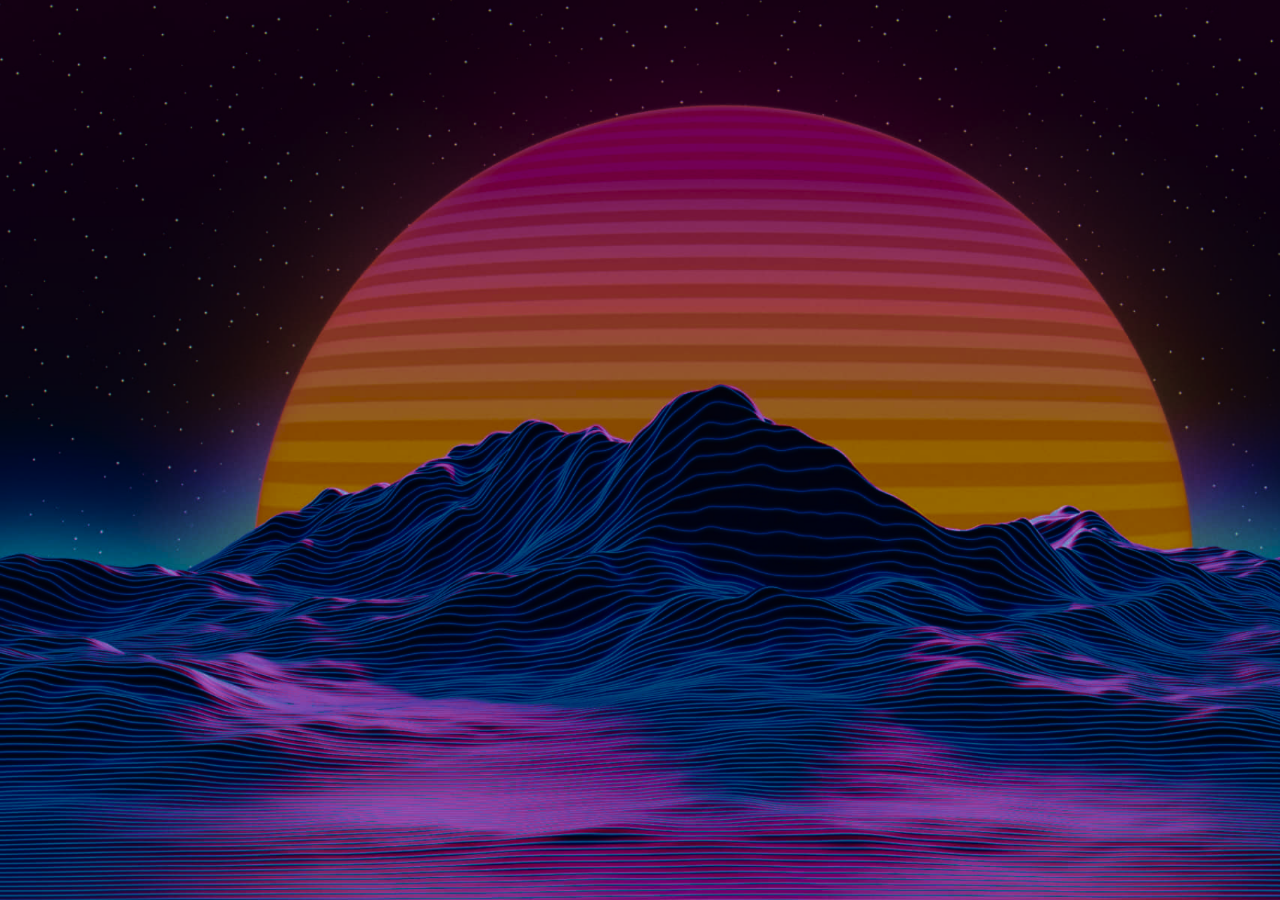
<file: index.html>
<!DOCTYPE html>
    <html lang="es">
    <head>
        <meta charset="UTF-8">
        <meta name="viewport" content="width=device-width, initial-scale=1.0">
        <title>RetroBit Arcade</title>
        <link rel="stylesheet" href="styles.css">
    </head>
    <body>
        <header id="header" class="animate-fade-in header">
            <div class="logo">
                <img src="img/arcade1.png">
                <span>RetroBit Arcade</span>
            </div>
            <nav>
                <a href="newsletter/newsletter.html">NewsLetter</a>
                <a href="catologo/catologo.html">Nuestra tienda</a>
                <a href="contacta.html" class="btn-primary">Contacta</a>
                <div class="switch-container">
                    <img src="img/dark.png" alt="Icono" class="icon">
                    <label class="switch">
                        <input type="checkbox" id="themeSwitch">
                        <span class="slider"></span>
                    </label>
                </div>                
            </nav>
        </header>
        
        <main id="main" class="animate-fade-in main">
            <h1>Bienvenido/a a Nuestra Arcade Web Store</h1>
            <p class="two-lines">
                Tu tienda especializada en productos clásicos
                y tu fuente diaria de <br> noticias y tendencias del mundo retro.
            </p>
            <div class="buttons">
                <a href="Sobre-Nosotros/sobre-nosotros.html" class="btn-about">Sobre Nosotros</a>
                <a href="mas-informacion.html" class="btn-more">Más Información</a>
            </div>
        </main>
              

        <footer id="footer" class="animate-fade-in footer">
            <p class="p-footer">Colaborando con:</p>
            <div class="logos">
                <img src="img/nintendo.png" alt="Nintendo">
                <img src="img/playstation.png" alt="PlayStation">
                <img src="img/Xbox.png" alt="Xbox">
                <img src="img/sega.png" alt="Sega">
            </div>
            <p class="politicas">
                &copy; 2024, <a href="index.html">RetroBits Arcade</a> &nbsp;&nbsp;&nbsp;&nbsp;&nbsp;•&nbsp;&nbsp;&nbsp;&nbsp;
                <a href="politicas-reembolso.html">Política de Reembolso</a> &nbsp;&nbsp;&nbsp;&nbsp;&nbsp;•&nbsp;&nbsp;&nbsp;&nbsp;&nbsp;
                <a href="politicas-privacidad.html">Política de Privacidad</a> &nbsp;&nbsp;&nbsp;&nbsp;&nbsp;•&nbsp;&nbsp;&nbsp;&nbsp;&nbsp;
                <a href="terminos-servicio.html">Términos del Servicio</a> &nbsp;&nbsp;&nbsp;&nbsp;&nbsp;•&nbsp;&nbsp;&nbsp;&nbsp;&nbsp;
                <a href="info-contacto.html">Información de Contacto</a>
            </p>
        </footer>
        <script src="./script.js"></script>
    </body>
    </html>
</file>
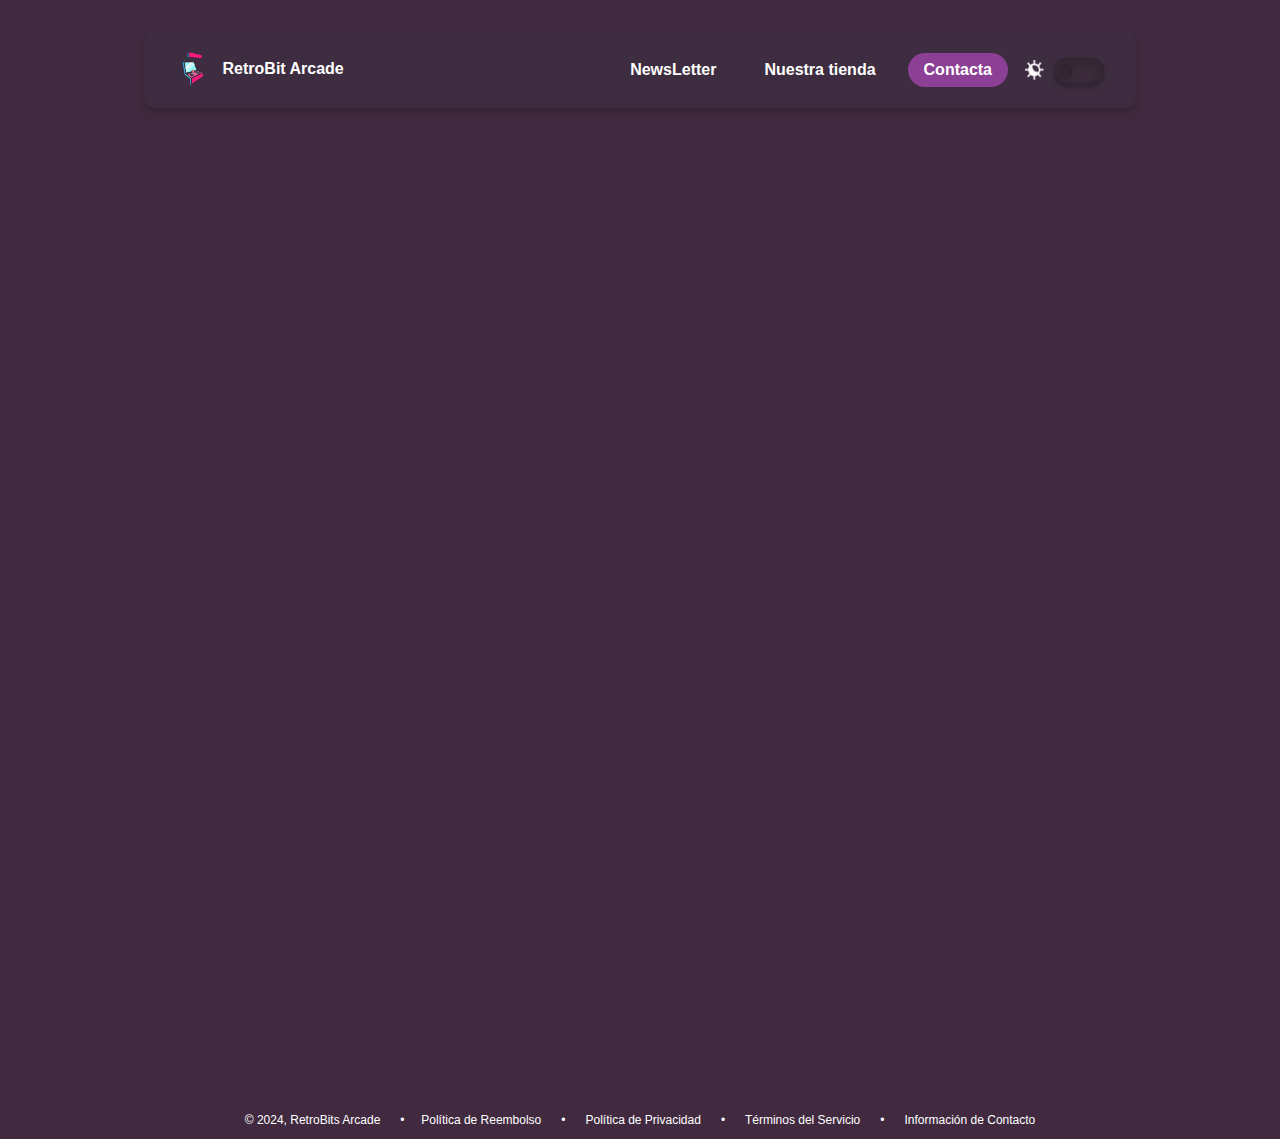
<file: catologo/catologo.html>
<!DOCTYPE html>
<html lang="es">
<head>
    <meta charset="UTF-8">
    <meta name="viewport" content="width=device-width, initial-scale=1.0">
    <link rel="stylesheet" href="styles.css">
    <title>RetroBit Arcade - Catálogo</title>
</head>
<body>
    <header>
        <div class="logo">
            <a href="../index.html">
                <img src="img/arcade1.png" alt="Logo RetroBit">
                <span>RetroBit Arcade</span>
            </a>
        </div>
        <nav>
            <a href="../newsletter/newsletter.html">NewsLetter</a>
            <a href="../catologo/catologo.html">Nuestra tienda</a>
            <a href="contacta.html" class="btn-primary">Contacta</a>
            <div class="switch-container">
                <img src="img/dark.png" alt="Icono" class="icon">
                <label class="switch">
                    <input type="checkbox" id="themeSwitch">
                    <span class="slider"></span>
                </label>
            </div>
        </nav>
    </header>

    <section class="catalogo">
        <h1>Descubre Nuestra Tienda Online</h1>
        <div class="categorias">
            <a href="consolas.html" class="animate-fade-in">Consolas</a>
            <a href="juegosfisicos.html" class="animate-fade-in">Juegos físicos</a>
            <a href="figuras.html" class="animate-fade-in">Figuras</a>
            <a href="merchandising.html" class="animate-fade-in">Merchandising</a>
            <a href="postersyartes.html" class="animate-fade-in">Posters y arte</a>
            <a href="accesorios-de-consolas.html" class="animate-fade-in">Accesorios de consolas</a>
            <a href="juego-de-mesa.html" class="animate-fade-in">Juegos de mesa</a>
        </div>
        <div class="productos">
            <div class="producto animate-fade-in">
                <img src="img/mando1.png" alt="Mando Mario">
                <h3>Mando Mario</h3>
                <p>Para Nintendo Switch</p>
                <p class="precio">€10.50</p>
                <div class="acciones">
                    <button class="btn-secundario">Más Info</button>
                    <button class="btn-secundario">Añadir</button>
                </div>
            </div>
            <div class="producto animate-fade-in">
                <img src="img/mando2.png" alt="Mando Mario">
                <h3>Mando Mario</h3>
                <p>Para Nintendo Switch</p>
                <p class="precio">€11.50</p>
                <div class="acciones">
                    <button class="btn-secundario">Más Info</button>
                    <button class="btn-secundario">Añadir</button>
                </div>
            </div>
            <div class="producto animate-fade-in">
                <img src="img/mando3.png" alt="Mando Mario">
                <h3>Mando Mario</h3>
                <p>Para Nintendo Switch</p>
                <p class="precio">€12.50</p>
                <div class="acciones">
                    <button class="btn-secundario">Más Info</button>
                    <button class="btn-secundario">Añadir</button>
                </div>
            </div>
            <div class="producto animate-fade-in">
                <img src="img/mando4.png" alt="Mando Mario">
                <h3>Mando Mario</h3>
                <p>Para Nintendo Switch</p>
                <p class="precio">€13.50</p>
                <div class="acciones">
                    <button class="btn-secundario">Más Info</button>
                    <button class="btn-secundario">Añadir</button>
                </div>
            </div>
            <div class="producto animate-fade-in">
                <img src="img/image.png" alt="Mando Mario">
                <h3>Mando Mario</h3>
                <p>Para Nintendo Switch</p>
                <p class="precio">€15.50</p>
                <div class="acciones">
                    <button class="btn-secundario">Más Info</button>
                    <button class="btn-secundario">Añadir</button>
                </div>
            </div>
            <div class="producto animate-fade-in">
                <img src="img/image1.png" alt="Mando Mario">
                <h3>Mando Mario</h3>
                <p>Para Nintendo Switch</p>
                <p class="precio">€16.50</p>
                <div class="acciones">
                    <button class="btn-secundario">Más Info</button>
                    <button class="btn-secundario">Añadir</button>
                </div>
            </div>
            <div class="producto animate-fade-in">
                <img src="img/image2.png" alt="Mando Mario">
                <h3>Mando Mario</h3>
                <p>Para Nintendo Switch</p>
                <p class="precio">€19.00</p>
                <div class="acciones">
                    <button class="btn-secundario">Más Info</button>
                    <button class="btn-secundario">Añadir</button>
                </div>
            </div>
            <div class="producto animate-fade-in">
                <img src="img/image3.png" alt="Mando Mario">
                <h3>Mando Mario</h3>
                <p>Para Nintendo Switch</p>
                <p class="precio">€20.50</p>
                <div class="acciones">
                    <button class="btn-secundario">Más Info</button>
                    <button class="btn-secundario">Añadir</button>
                </div>
            </div>
        </div>
        <button class="btn-cargar">Cargar más</button>
    </section>
    <footer class="footer">
        <p>© 2024, <a href="../index.html">RetroBits Arcade</a> &nbsp;&nbsp;&nbsp;&nbsp;&nbsp;•&nbsp;&nbsp;&nbsp;&nbsp;
            <a href="politicas-reembolso.html">Política de Reembolso</a> &nbsp;&nbsp;&nbsp;&nbsp;&nbsp;•&nbsp;&nbsp;&nbsp;&nbsp;&nbsp;
            <a href="politicas-privacidad.html">Política de Privacidad</a> &nbsp;&nbsp;&nbsp;&nbsp;&nbsp;•&nbsp;&nbsp;&nbsp;&nbsp;&nbsp;
            <a href="terminos-servicio.html">Términos del Servicio</a> &nbsp;&nbsp;&nbsp;&nbsp;&nbsp;•&nbsp;&nbsp;&nbsp;&nbsp;&nbsp;
            <a href="info-contacto.html">Información de Contacto</a>
        </p>
    </footer>
    <script src="script.js"></script>
</body>
</html>
</file>
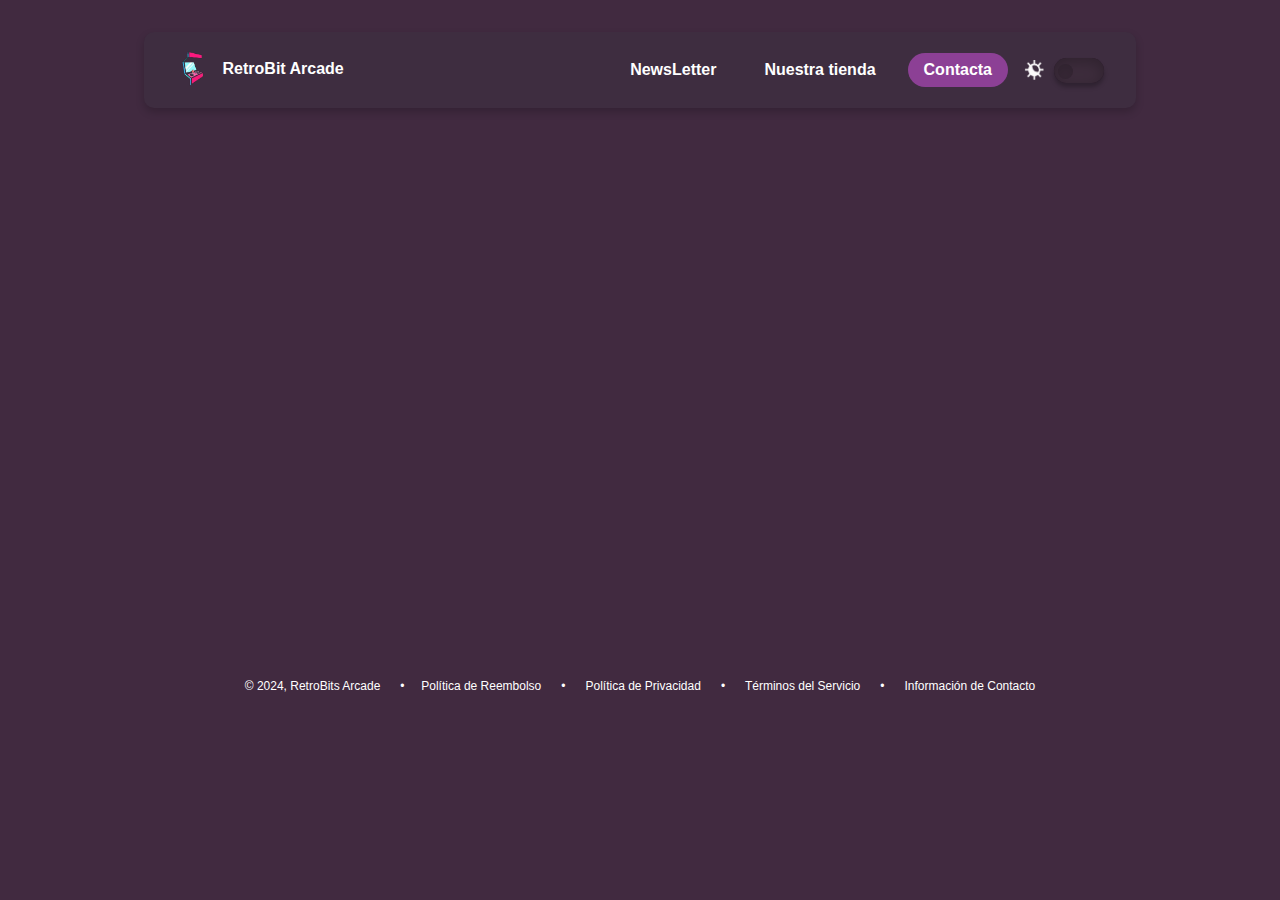
<file: newsletter/newsletter.html>
<!DOCTYPE html>
<html lang="es">
<head>
    <meta charset="UTF-8">
    <meta name="viewport" content="width=device-width, initial-scale=1.0">
    <title>RetroBit Arcade - NewsLetter</title>
    <link rel="stylesheet" href="styles.css">
</head>
<body>
    <header>
        <div class="logo">
            <a href="../index.html">
                <img src="img/arcade1.png" alt="Logo RetroBit">
                <span>RetroBit Arcade</span>
            </a>
        </div>
        <nav>
            <a href="newsletter.html">NewsLetter</a>
            <a href="../catologo/catologo.html">Nuestra tienda</a>
            <a href="contacta.html" class="btn-primary">Contacta</a>
            <div class="switch-container">
                <img src="img/dark.png" alt="Icono" class="icon">
                <label class="switch">
                    <input type="checkbox" id="themeSwitch">
                    <span class="slider"></span>
                </label>
            </div>
        </nav>
    </header>
    
    <main class="main-container">
        <section class="news-section">
            <h1>NewsLetter</h1>
            <article class="news-article">
                <div class="news-content">
                    <a href="nintendo-news.html">
                        <p>Un coleccionista encuentra una copia de Super Mario Bros. precintada en su ático y la vende por más de 2 millones de euros.</p>
                    </a>
                    <h2>Nintendo</h2>
                    <a class="time">Hace 12 minutos | Alberto Vázquez | Sin comentarios</a>
                </div>
                <div class="news-image">
                    <img src="img/mario.png" alt="Super Mario Bros">
                </div>
            </article>
            <article class="news-article">
                <div class="news-content">
                    <a href="sega-news.html">
                        <p>Sega confirma el lanzamiento de una consola retro en miniatura con todos sus clásicos: Mega Drive Nano.</p>
                    </a>
                    <h2>Sega</h2>
                    <a class="time">Hace 1 hora | Carolina Torres | 3 comentarios</a>
                </div>
                <div class="news-image">
                    <img src="img/megadrive.png" alt="Sega Mega Drive Nano">
                </div>
            </article>
            <article class="news-article">
                <div class="news-content">
                    <a href="capcom-news.html">
                        <p>Capcom anuncia una colaboración con Lego para recrear niveles clásicos de Mega Man en bloques.</p>
                    </a>
                    <h2>Capcom</h2>
                    <a class="time">Hace 45 minutos | Laura Jiménez | Sin comentarios</a>
                </div>
                <div class="news-image">
                    <img src="img/capcom.png" alt="Mega Man Lego">
                </div>
            </article>
        </section>
    
        <aside class="recommendations">
            <h2>Te recomendamos:</h2>
            <div class="recommendation">
                <img src="img/pacman.png" alt="Minecraft Pac-Man">
                <a href="pacman-news.html">
                    <p>Un niño recrea Pac-Man en Minecraft y se vuelve viral por su fidelidad al diseño original.</p>
                </a>
            </div>
            <div class="recommendation">
                <img src="img/tetris.png" alt="Tetris">
                <a href="tetris-news.html">
                    <p>Tetris cumple 40 años: el juego más adictivo del mundo celebra su aniversario con un torneo global.</p>
                </a>
            </div>
            <div class="recommendation">
                <img src="img/japon.png" alt="Arcade Center">
                <a href="arcade-news.html">
                    <p>Los arcades regresan: Japón inaugura un centro cultural con las máquinas más icónicas de los 80 y 90.</p>
                </a>
            </div>
        </aside>
    </main>

    <footer class="footer">
        <p>© 2024, <a href="../index.html">RetroBits Arcade</a> &nbsp;&nbsp;&nbsp;&nbsp;&nbsp;•&nbsp;&nbsp;&nbsp;&nbsp;
            <a href="politicas-reembolso.html">Política de Reembolso</a> &nbsp;&nbsp;&nbsp;&nbsp;&nbsp;•&nbsp;&nbsp;&nbsp;&nbsp;&nbsp;
            <a href="politicas-privacidad.html">Política de Privacidad</a> &nbsp;&nbsp;&nbsp;&nbsp;&nbsp;•&nbsp;&nbsp;&nbsp;&nbsp;&nbsp;
            <a href="terminos-servicio.html">Términos del Servicio</a> &nbsp;&nbsp;&nbsp;&nbsp;&nbsp;•&nbsp;&nbsp;&nbsp;&nbsp;&nbsp;
            <a href="info-contacto.html">Información de Contacto</a>
        </p>
    </footer>
    <script src="theme-switch.js"></script>
</body>
</html>
</file>
<file: styles.css>
body {
  font-family: "Arial", sans-serif;
  margin: 0;
  padding: 0;
  background-image: url("img/image2.png");
  background-size: cover;
  color: #ffffff;
  display: flex;
  flex-direction: column;
  min-height: 100vh;
}

a {
  text-decoration: none;
  color: inherit;
}

header {
  display: flex;
  justify-content: space-between;
  align-items: center;
  background-color: #3e2d40;
  padding: 1rem 2rem;
  margin: 2rem 9rem;
  border-radius: 10px;
  box-shadow: 0 4px 8px rgba(0, 0, 0, 0.2);
}

.logo {
  display: flex;
  align-items: center;
}

.logo img {
  height: 40px;
  margin-right: 0.5rem;
}

.logo span {
  font-weight: bold;
  margin-left: 7px;
}

nav {
  display: flex;
  gap: 1rem;
}

nav .nav-items {
  display: flex;
  align-items: center;
  gap: 1rem;
}

nav .rectangle-container {
  display: flex;
  flex-direction: column;
  justify-content: center;
  align-items: center;
}

nav a {
  font-weight: bold;
  padding: 0.5rem 1rem;
  border-radius: 5px;
  transition: background-color 0.3s ease;
}

nav a:hover {
  background-color: #6a5071;
}

nav .btn-primary {
  background-color: #8C4095;
  color: #fff;
  padding: 0.5rem 1rem;
  border-radius: 20px;
}

nav .btn-primary:hover {
  background-color: #9d6be6;
}

main {
  display: flex;
  flex-direction: column;
  align-items: center;
  justify-content: center;
  text-align: center;
  margin: 2rem auto;
  padding: 2rem;
  max-width: 80%;
}

main h1 {
  font-size: 3rem;
  margin-bottom: 1rem;
  text-shadow: 4px 5px 6px rgba(255, 255, 255, 0.7);
}

main p {
  font-size: 1.2rem;
  margin-bottom: 2rem;
  line-height: 1.6;
  color: #ffffff;
  letter-spacing: 0.3px;
}

main .buttons {
  display: flex;
  justify-content: center;
  align-items: center;
  gap: 9rem;
  margin-top: 2rem;
}

main .buttons a {
  padding: 0.8rem 1.5rem;
  text-align: center;
  font-size: 1rem;
  border-radius: 5px;
  font-size: 1rem;
  cursor: pointer;
  color: #fff;
  transition: background-color 0.3s;
}

main .buttons .btn-about {
  background-color: #8C4095;
  border: none;
}

main .buttons .btn-about:hover {
  background-color: #925d98;
}

main .buttons .btn-more {
  background-color: transparent;
  border: 1.5px solid #ffffff;
  color: #ffffff;
}

main .buttons .btn-more:hover {
  background-color: #6f6f6f;
}

footer {
  padding: 1rem 1rem;
  background-color: rgba(24, 27, 37, 0.5);
  margin-top: auto;
}

.p-footer {
  margin-left: 130px;
  font-weight: bold;
  font-size: 11px;
}

footer .logos {
  display: flex;
  justify-content: center;
  gap: 10rem;
  margin-left: 90px;
  margin-bottom: 2.5rem;
  margin-top: -30px;
}

footer .logos img {
  height: 40px;
  margin-top: 3px;
  filter: drop-shadow(2px 2px 2px rgba(0, 0, 0, 0.5));
}

footer p {
  font-size: 0.75rem;
  color: #ffffff;
}

.politicas {
  text-align: center;
  gap: 5rem;
}

.switch-container {
  display: flex;
  align-items: center;
  justify-content: center;
}

.switch {
  position: relative; /* No he podido cambiarlo a Flex/Grid sry <3 */
  display: inline-block;
  width: 50px;
  height: 25px;
  background-color: #2A1829;
  box-shadow: 0 4px 4px rgba(0, 0, 0, 0.25);
  border-radius: 50px;
}

.switch input {
  opacity: 0;
  width: 0;
  height: 0;
}

.slider {
  position: absolute;
  cursor: pointer;
  top: 0;
  left: 0;
  right: 0;
  bottom: 0;
  background-color: #3e2d3d;
  transition: 0.4s;
  border-radius: 50px;
  box-shadow: inset 0 4px 15px rgba(0, 0, 0, 0.25);
}

.slider:before {
  position: absolute;
  content: "";
  height: 15px;
  width: 15px;
  border-radius: 50px;
  left: 5px;
  bottom: 4px;
  background-color: #3e2d3d;
  box-shadow: inset 0 4px 15px rgba(0, 0, 0, 0.25);
  transition: 0.4s;
}

input:checked + .slider {
  background-color: #C5C5C5;
}

input:checked + .slider:before {
  transform: translateX(25px);
}

nav a.btn-primary {
  background-color: #8C4095;
  color: #fff;
  padding: 0.5rem 1rem;
  border-radius: 20px;
}

nav a.btn-primary:hover {
  background-color: #9d6be6;
}

.icon {
  width: 20px;
  height: 20px;
  margin-right: 10px;
}

body.light-mode header nav a,
body.light-mode header .logo span,
body.light-mode footer p,
body.light-mode footer a {
  color: #000000;
}

header.light-mode {
  background-color: #C5C5C5;
}

footer.light-mode {
  background-color: rgba(245, 240, 240, 0.5);
}

body.dark-mode {
  background-color: #121212;
  color: #ffffff;
}

header.dark-mode {
  background-color: #3e2d40;
}

footer.dark-mode {
  background-color: rgba(24, 27, 37, 0.5);
}

@keyframes fadeIn {
  from {
    opacity: 0;
    transform: translateY(20px);
  }
  to {
    opacity: 1;
    transform: translateY(0);
  }
}
@keyframes fadeOut {
  from {
    opacity: 1;
    transform: translateY(0);
  }
  to {
    opacity: 0;
    transform: translateY(20px);
  }
}
.animate-fade-in {
  opacity: 0;
  animation: fadeIn 1s ease-out forwards;
}

.animate-fade-out {
  opacity: 1;
  animation: fadeOut 1s ease-out forwards;
}

.animate-fade-in.header {
  animation-delay: 0.2s;
}

.animate-fade-in.main {
  animation-delay: 0.5s;
}

.animate-fade-in.footer {
  animation-delay: 0.8s;
}

/*# sourceMappingURL=styles.css.map */
</file>
<file: catologo/styles.css>
body {
  background-color: #412A40;
  font-family: "Arial", sans-serif;
  margin: 0;
  padding: 0;
  background-size: cover;
  color: #ffffff;
  display: flex;
  flex-direction: column;
  min-height: 100vh;
}

a {
  text-decoration: none;
  color: inherit;
}

header {
  display: flex;
  justify-content: space-between;
  align-items: center;
  background-color: #3e2d40;
  padding: 1rem 2rem;
  margin: 2rem 9rem;
  border-radius: 10px;
  box-shadow: 0 4px 8px rgba(0, 0, 0, 0.2);
}

.logo {
  display: flex;
  align-items: center;
}

.logo img {
  height: 40px;
  margin-right: 0.5rem;
}

.logo span {
  font-weight: bold;
  margin-left: 2.5px;
  position: relative;
  top: -14.5px;
}

nav {
  display: flex;
  gap: 1rem;
}

nav .nav-items {
  display: flex;
  align-items: center;
  gap: 1rem;
}

nav .rectangle-container {
  display: flex;
  flex-direction: column;
  justify-content: center;
  align-items: center;
}

nav a {
  font-weight: bold;
  padding: 0.5rem 1rem;
  border-radius: 5px;
  transition: background-color 0.3s ease;
}

nav a:hover {
  background-color: #6a5071;
}

nav .btn-primary {
  background-color: #8C4095;
  color: #fff;
  padding: 0.5rem 1rem;
  border-radius: 20px;
}

nav .btn-primary:hover {
  background-color: #9d6be6;
}

.switch-container {
  display: flex;
  align-items: center;
  justify-content: center;
}

.switch {
  position: relative; /* No he podido cambiarlo a Flex/Grid sry <3 */
  display: inline-block;
  width: 50px;
  height: 25px;
  background-color: #2A1829;
  box-shadow: 0 4px 4px rgba(0, 0, 0, 0.25);
  border-radius: 50px;
}

.switch input {
  opacity: 0;
  width: 0;
  height: 0;
}

.slider {
  position: absolute;
  cursor: pointer;
  top: 0;
  left: 0;
  right: 0;
  bottom: 0;
  background-color: #3e2d3d;
  transition: 0.4s;
  border-radius: 50px;
  box-shadow: inset 0 4px 15px rgba(0, 0, 0, 0.25);
}

.slider:before {
  position: absolute;
  content: "";
  height: 15px;
  width: 15px;
  border-radius: 50px;
  left: 4px;
  bottom: 4px;
  background-color: #3e2d3d;
  transition: 0.4s;
  box-shadow: inset 0 4px 15px rgba(0, 0, 0, 0.25);
}

input:checked + .slider {
  background-color: #C5C5C5;
}

input:checked + .slider:before {
  transform: translateX(25px);
}

nav a.btn-primary {
  background-color: #8C4095;
  color: #fff;
  padding: 0.5rem 1rem;
  border-radius: 20px;
}

nav a.btn-primary:hover {
  background-color: #9d6be6;
}

.icon {
  width: 20px;
  height: 20px;
  margin-right: 10px;
}

.catalogo {
  text-align: center;
  padding: 4rem;
}

.catalogo h1 {
  font-size: 2rem;
  margin-bottom: 4rem;
  margin-top: -2rem;
  text-shadow: 2px 3px 4px rgba(255, 255, 255, 0.7);
  letter-spacing: 2px;
}

.catalogo .categorias a {
  margin: 0 1.5rem;
  text-decoration: none;
  color: #D1A8D6;
  font-weight: bold;
  padding-right: 0.5rem;
  position: relative;
}

.catalogo .categorias a:not(:last-child)::after {
  content: "";
  position: absolute;
  height: 100%;
  width: 1px;
  background-color: #C5C5C5;
  margin-left: 30px;
}

.catalogo .productos {
  display: grid;
  grid-template-columns: repeat(4, 1fr);
  gap: 1.5rem;
  margin-top: 2rem;
}

.catalogo .producto {
  background-color: #2A1829;
  padding: 1rem;
  border-radius: 8px;
  text-align: center;
}

.catalogo .producto img {
  width: 100px;
  height: 100px;
  object-fit: contain;
}

.catalogo .producto h3 {
  font-size: 1.2rem;
  margin-bottom: 0.5rem;
}

.catalogo .producto .precio {
  color: #FFD700;
  font-size: 1.5rem;
  font-weight: bold;
  margin: 0.5rem 0;
}

.catalogo .acciones button {
  background-color: #5A3766;
  color: #ffffff;
  border: none;
  padding: 0.5rem 1rem;
  border-radius: 5px;
  margin: 0.5rem;
  cursor: pointer;
}

.catalogo .btn-cargar {
  background-color: transparent;
  color: #ffffff;
  padding: 0.7rem 1rem;
  margin-top: 2rem;
  border: 1px solid #ffffff;
  border-radius: 50px;
  cursor: pointer;
  font-size: 0.7rem;
  transition: background-color 0.3s ease, color 0.3s ease;
}

.catalogo .btn-cargar:hover {
  background-color: #ffffff;
  color: #412A40;
}

.footer {
  text-align: center;
  font-size: 0.75rem;
  margin-top: -17px;
}

.footer a {
  color: #fff;
  text-decoration: none;
}

body.light-mode {
  background-color: #ffffff;
  color: #000000;
}

footer.light-mode {
  background-color: #ffffff;
  color: #000000;
}

footer.light-mode a {
  color: #000000;
}

footer.light-mode a:hover {
  color: #8C4095;
}

footer.light-mode .btn-secundario {
  background-color: transparent;
  border: 1px solid #000000;
  color: #000000;
}

footer.light-mode .btn-secundario:hover {
  background-color: #f0f0f0;
}

.catalogo.light-mode .categorias a {
  color: #8C4095;
}

.catalogo.light-mode .categorias a:hover {
  color: #6A287F;
}

@keyframes fadeIn {
  from {
    opacity: 0;
    transform: translateY(20px);
  }
  to {
    opacity: 1;
    transform: translateY(0);
  }
}
@keyframes fadeOut {
  from {
    opacity: 1;
    transform: translateY(0);
  }
  to {
    opacity: 0;
    transform: translateY(20px);
  }
}
.animate-fade-in {
  opacity: 0;
  animation: fadeIn 1s ease-out forwards;
}

.animate-fade-out {
  opacity: 1;
  animation: fadeOut 1s ease-out forwards;
}

.animate-fade-in.catalogo {
  animation-delay: 0.2s;
}

.animate-fade-in.categorias a {
  animation: fadeIn 1s ease-out forwards;
}

.animate-fade-in.producto {
  opacity: 0;
  animation: fadeIn 1s ease-out forwards;
}

.animate-fade-in .producto:nth-child(odd) {
  animation-delay: 0.5s;
}

.animate-fade-in .producto:nth-child(even) {
  animation-delay: 1s;
}

/*# sourceMappingURL=styles.css.map */
</file>
<file: newsletter/styles.css>
body {
  background-color: #412A40;
  font-family: "Arial", sans-serif;
  margin: 0;
  padding: 0;
  background-size: cover;
  color: #ffffff;
  display: flex;
  flex-direction: column;
  min-height: 100vh;
}

a {
  text-decoration: none;
  color: inherit;
}

header {
  display: flex;
  justify-content: space-between;
  align-items: center;
  background-color: #3e2d40;
  padding: 1rem 2rem;
  margin: 2rem 9rem;
  border-radius: 10px;
  box-shadow: 0 4px 8px rgba(0, 0, 0, 0.2);
}

.logo {
  display: flex;
  align-items: center;
}

.logo img {
  height: 40px;
  margin-right: 0.5rem;
}

.logo span {
  font-weight: bold;
  margin-left: 2.5px;
  position: relative;
  top: -14.5px;
}

nav {
  display: flex;
  gap: 1rem;
}

nav .nav-items {
  display: flex;
  align-items: center;
  gap: 1rem;
}

nav .rectangle-container {
  display: flex;
  flex-direction: column;
  justify-content: center;
  align-items: center;
}

nav a {
  font-weight: bold;
  padding: 0.5rem 1rem;
  border-radius: 5px;
  transition: background-color 0.3s ease;
}

nav a:hover {
  background-color: #6a5071;
}

nav .btn-primary {
  background-color: #8C4095;
  color: #fff;
  padding: 0.5rem 1rem;
  border-radius: 20px;
}

nav .btn-primary:hover {
  background-color: #9d6be6;
}

.switch-container {
  display: flex;
  align-items: center;
  justify-content: center;
}

.switch {
  position: relative; /* No he podido cambiarlo a Flex/Grid sry <3 */
  display: inline-block;
  width: 50px;
  height: 25px;
  background-color: #2A1829;
  box-shadow: 0 4px 4px rgba(0, 0, 0, 0.25);
  border-radius: 50px;
}

.switch input {
  opacity: 0;
  width: 0;
  height: 0;
}

.slider {
  position: absolute;
  cursor: pointer;
  top: 0;
  left: 0;
  right: 0;
  bottom: 0;
  background-color: #3e2d3d;
  transition: 0.4s;
  border-radius: 50px;
  box-shadow: inset 0 4px 15px rgba(0, 0, 0, 0.25);
}

.slider:before {
  position: absolute;
  content: "";
  height: 15px;
  width: 15px;
  border-radius: 50px;
  left: 4px;
  bottom: 4px;
  background-color: #3e2d3d;
  transition: 0.4s;
  box-shadow: inset 0 4px 15px rgba(0, 0, 0, 0.25);
}

input:checked + .slider {
  background-color: #C5C5C5;
}

input:checked + .slider:before {
  transform: translateX(25px);
}

nav a.btn-primary {
  background-color: #8C4095;
  color: #fff;
  padding: 0.5rem 1rem;
  border-radius: 20px;
}

nav a.btn-primary:hover {
  background-color: #9d6be6;
}

.icon {
  width: 20px;
  height: 20px;
  margin-right: 10px;
}

.main-container {
  display: grid;
  grid-template-columns: 2fr 1fr;
  gap: 20px;
  max-width: 1200px;
  margin: 30px auto;
  padding: 0 20px;
}

main h1 {
  font-size: 3rem;
  text-shadow: 4px 1px 4px rgba(255, 255, 255, 0.7);
  letter-spacing: 2px;
}

.news-section {
  padding: 20px;
  border-radius: 10px;
  margin-top: -60px;
  margin-left: 10px;
}

.news-section h1 {
  font-size: 2.5em;
  color: white;
}

.news-article {
  display: flex;
  justify-content: space-between;
  align-items: flex-start;
  margin-bottom: 20px;
  border-bottom: 1px solid gray;
  padding-bottom: 10px;
}

.news-article h2 {
  color: #FF69B4;
  font-size: 1rem;
}

.news-article p {
  margin: 5px 0;
  width: 510px;
}

.news-article .time {
  color: gray;
  font-size: 0.9rem;
}

.news-image {
  flex: 1;
}

.news-image img {
  width: 120px;
  height: 100px;
  margin-left: 40px;
  border-radius: 5px;
  object-fit: cover;
}

.recommendations {
  margin-left: 55px;
  padding: 20px;
  border-radius: 10px;
  margin-top: -40px;
}

.recommendations h2 {
  font-size: 1em;
  margin-bottom: 15px;
}

.recommendation {
  margin-bottom: 20px;
  display: flex;
  align-items: center;
  gap: 10px;
  border-bottom: 1px solid gray;
}

.recommendation p {
  width: 200px;
  margin-left: 5px;
}

.recommendation img {
  width: 80px;
  height: 80px;
  border-radius: 5px;
}

.footer {
  text-align: center;
  font-size: 0.75rem;
  margin-top: -17px;
}

.footer a {
  color: #fff;
  text-decoration: none;
}

.light-theme {
  background-color: #EAEAEA;
}

.light-theme header {
  background-color: #C5C5C5;
  color: #000;
}

.light-theme .news-section h1 {
  color: #717171;
  text-shadow: 4px 1px 4px rgba(120, 120, 120, 0.7);
}

.light-theme .news-section p,
.light-theme .recommendations h2,
.light-theme .recommendation p,
.light-theme header span,
.light-theme footer p,
.light-theme footer a {
  color: #000;
}

@keyframes fadeIn {
  from {
    opacity: 0;
    transform: translateY(20px);
  }
  to {
    opacity: 1;
    transform: translateY(0);
  }
}
@keyframes fadeOut {
  from {
    opacity: 1;
    transform: translateY(0);
  }
  to {
    opacity: 0;
    transform: translateY(20px);
  }
}
.news-article a:hover,
.recommendation a:hover {
  color: #FF69B4;
  text-decoration: underline;
  transition: all 0.3s ease;
}

.news-image img {
  transition: transform 0.3s ease-in-out;
}

.news-image img:hover {
  transform: scale(1.1);
}

nav a:hover,
nav .btn-primary:hover {
  transform: scale(1);
}

.news-section h1,
.recommendations h2 {
  animation: fadeInUp 1s ease-in-out;
}

.animate-fade-in {
  opacity: 0;
  animation: fadeIn 1s ease-out forwards;
}

.animate-fade-out {
  opacity: 1;
  animation: fadeOut 1s ease-out forwards;
}

.main-container,
.news-article {
  opacity: 0;
  animation: fadeIn 1s ease-out forwards;
}

.main-container {
  animation-delay: 0.2s;
}

.news-article {
  animation-delay: 0.5s;
}

nav a:hover {
  color: white;
  transition: all 0.3s ease;
}

/*# sourceMappingURL=styles.css.map */
</file>
